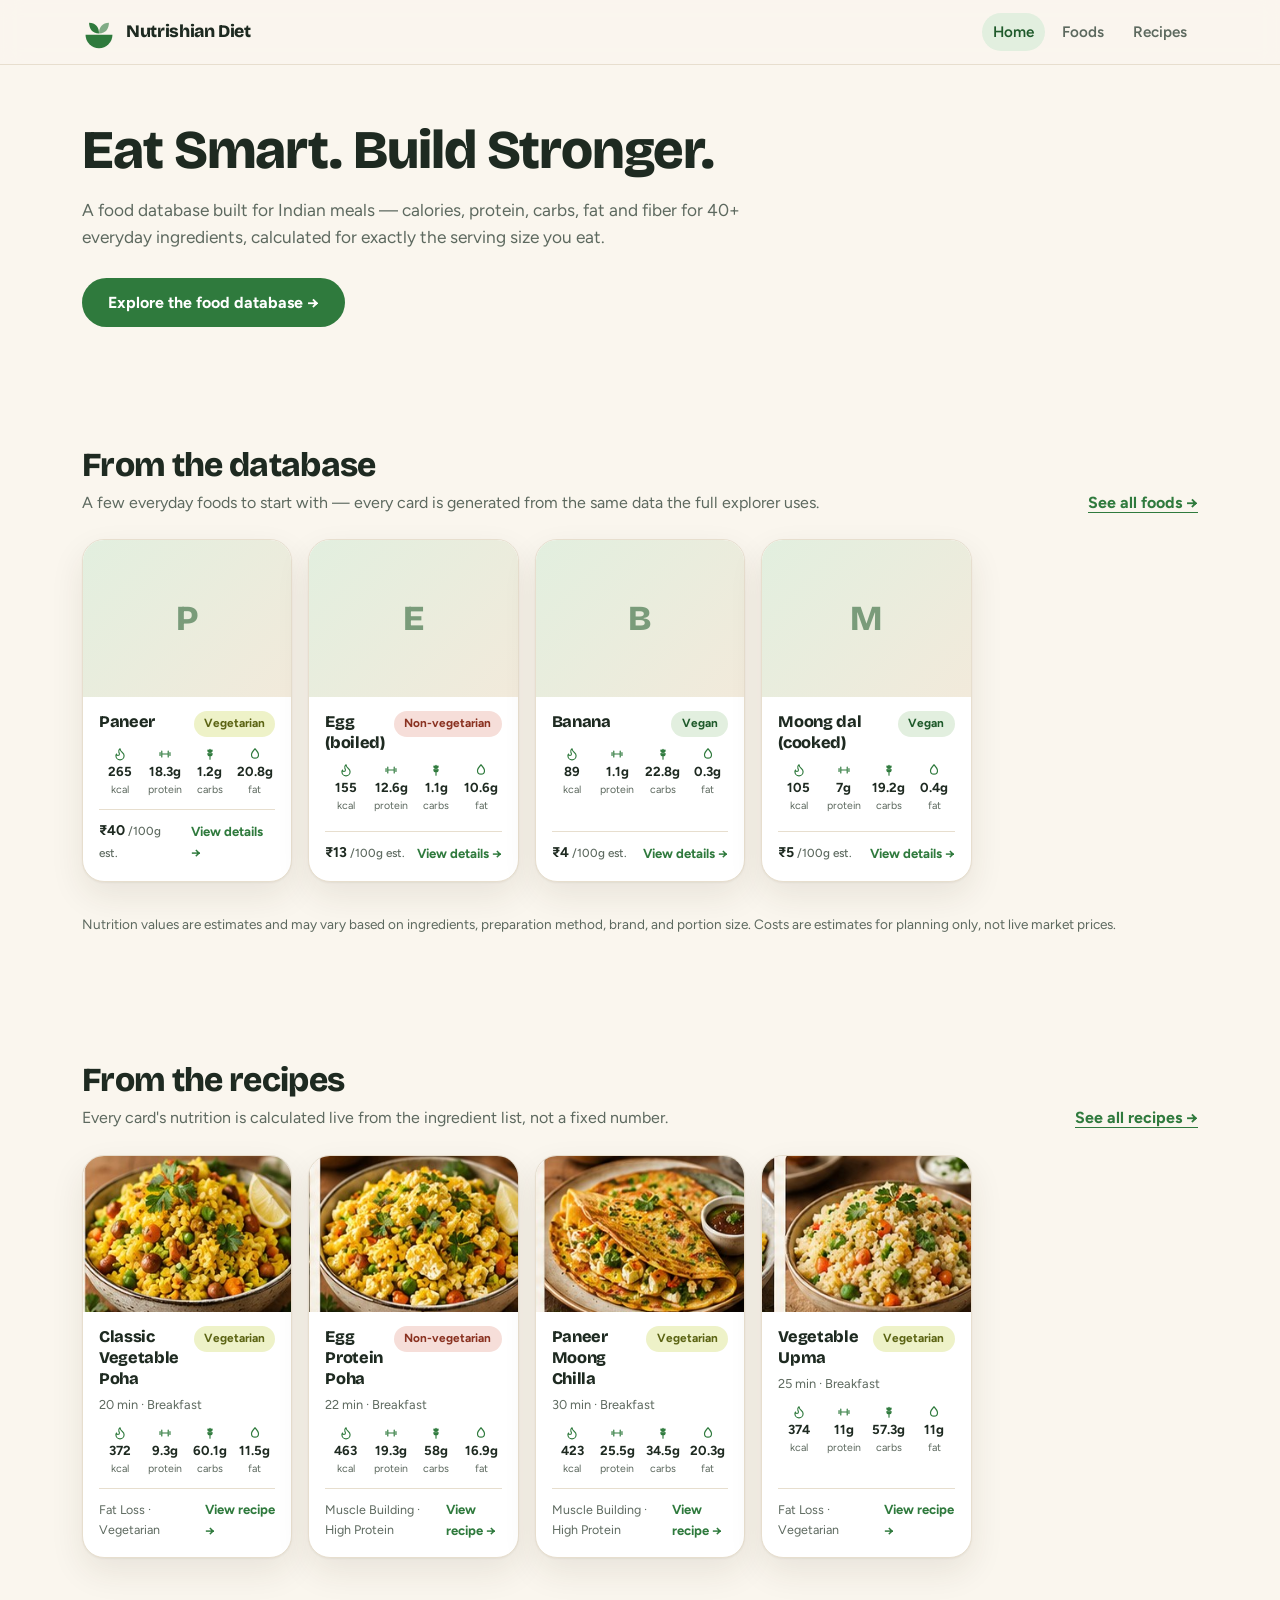
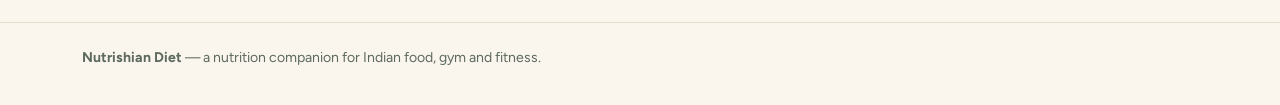
<file: index.html>
<!DOCTYPE html>
<html lang="en">
<head>
<meta charset="utf-8">
<meta name="viewport" content="width=device-width, initial-scale=1, viewport-fit=cover">
<meta name="color-scheme" content="light dark">
<title>Nutrishian Diet | Eat Smart. Build Stronger.</title>
<meta name="description" content="Track calories, protein, carbs, fat and fiber with a database of Indian foods, and calculate nutrition for any serving size.">
<link rel="preconnect" href="https://fonts.googleapis.com">
<link rel="preconnect" href="https://fonts.gstatic.com" crossorigin>
<link rel="stylesheet" href="https://fonts.googleapis.com/css2?family=Bricolage+Grotesque:opsz,wght@12..96,600..800&family=Figtree:wght@400..700&display=swap">
<link rel="stylesheet" href="css/style.css">
</head>
<body>

<header class="site-header">
  <div class="container nav">
    <a class="brand" href="index.html">
      <svg viewBox="0 0 48 48" width="34" height="34" aria-hidden="true">
        <path d="M5 28h38a19 19 0 0 1-38 0z" fill="var(--accent)"/>
        <path d="M24 26C14 26 10 19 10 11c9 0 14 6 14 15z" fill="var(--accent)"/>
        <path d="M24 26c0-9 5-15 14-15 0 8-4 15-14 15z" fill="var(--accent)" opacity=".6"/>
      </svg>
      <b>Nutrishian Diet</b>
    </a>
    <nav class="links" aria-label="Main">
      <a href="index.html" data-nav-link="index.html">Home</a>
      <a href="foods.html" data-nav-link="foods.html">Foods</a>
      <a href="recipes.html" data-nav-link="recipes.html">Recipes</a>
    </nav>
  </div>
</header>

<main>
  <section class="hero container">
    <h1>Eat Smart. Build Stronger.</h1>
    <p class="lead">A food database built for Indian meals — calories, protein, carbs, fat and fiber for 40+ everyday ingredients, calculated for exactly the serving size you eat.</p>
    <div class="cta-row">
      <a class="btn btn-primary" href="foods.html">Explore the food database →</a>
    </div>
  </section>

  <section class="section container" aria-labelledby="teaser-h">
    <div class="sec-head">
      <div>
        <h2 id="teaser-h">From the database</h2>
        <p>A few everyday foods to start with — every card is generated from the same data the full explorer uses.</p>
      </div>
      <a class="text-link" href="foods.html">See all foods →</a>
    </div>
    <ul class="food-grid teaser-grid" id="teaserGrid" aria-label="Featured foods"></ul>
    <p class="disclaimer" style="margin-top:32px">Nutrition values are estimates and may vary based on ingredients, preparation method, brand, and portion size. Costs are estimates for planning only, not live market prices.</p>
  </section>

  <section class="section container" aria-labelledby="recipe-teaser-h">
    <div class="sec-head">
      <div>
        <h2 id="recipe-teaser-h">From the recipes</h2>
        <p>Every card's nutrition is calculated live from the ingredient list, not a fixed number.</p>
      </div>
      <a class="text-link" href="recipes.html">See all recipes →</a>
    </div>
    <ul class="food-grid teaser-grid" id="recipeTeaserGrid" aria-label="Featured recipes"></ul>
  </section>
</main>

<footer class="foot">
  <div class="container">
    <span><b>Nutrishian Diet</b> — a nutrition companion for Indian food, gym and fitness.</span>
  </div>
</footer>

<script src="js/data/foods.js"></script>
<script src="js/data/recipes.js"></script>
<script src="js/utils/formatters.js"></script>
<script src="js/utils/nutrition.js"></script>
<script src="js/utils/foodValidation.js"></script>
<script src="js/components/foodCard.js"></script>
<script src="js/components/recipeCard.js"></script>
<script>
  (function () {
    var picks = ["paneer", "egg", "banana", "moong-dal-cooked"].map(function (id) { return NutriApp.foods[id]; }).filter(Boolean);
    document.getElementById("teaserGrid").innerHTML = picks.map(function (f) { return NutriApp.components.renderFoodCard(f); }).join("");

    var recipePicks = ["classic-vegetable-poha", "egg-protein-poha", "paneer-moong-chilla", "rava-vegetable-upma"]
      .map(function (id) { return NutriApp.recipesById[id]; }).filter(Boolean);
    document.getElementById("recipeTeaserGrid").innerHTML = recipePicks.map(function (r) { return NutriApp.components.renderRecipeCard(r); }).join("");
  })();
</script>
<script src="js/app.js"></script>
</body>
</html>
</file>
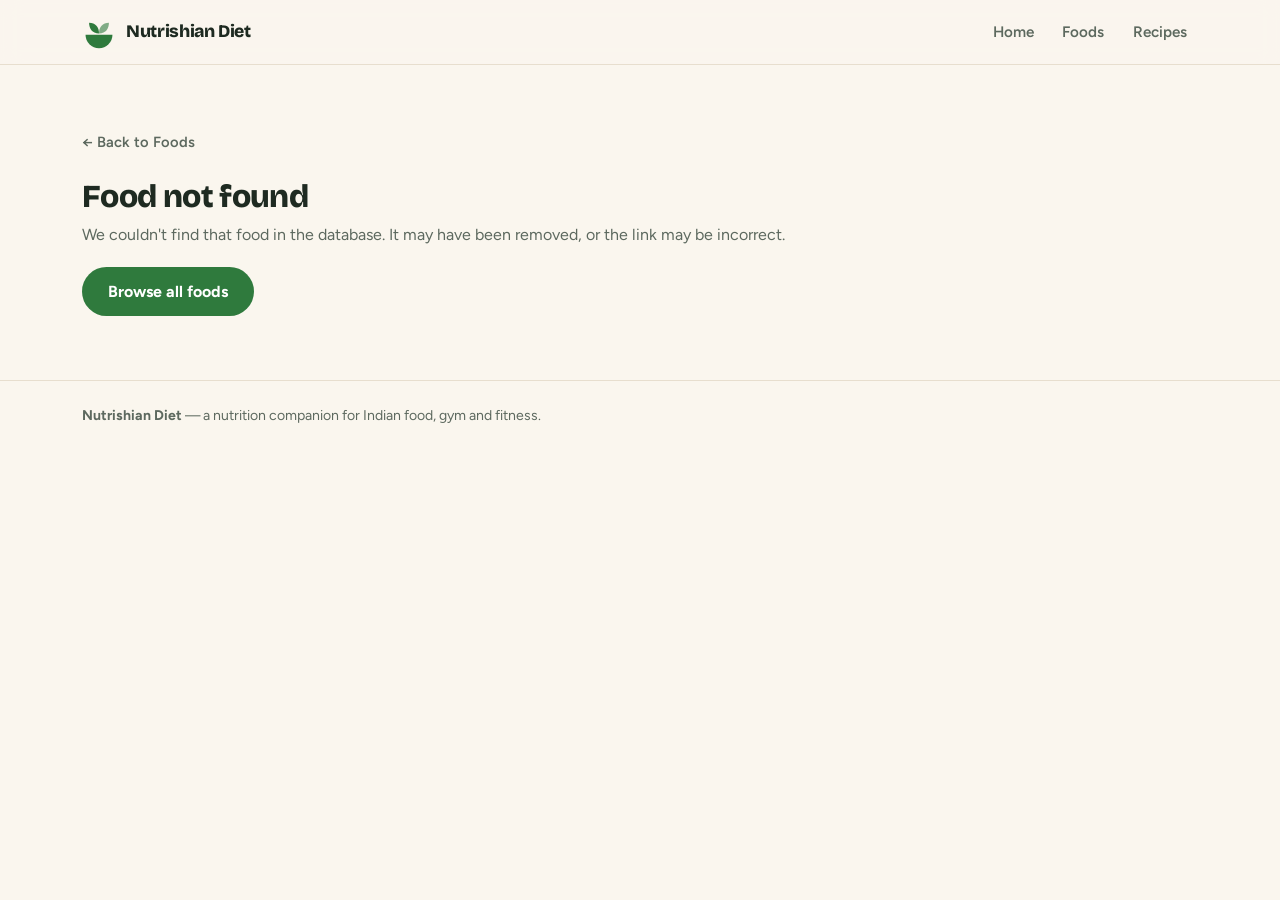
<file: food-detail.html>
<!DOCTYPE html>
<html lang="en">
<head>
<meta charset="utf-8">
<meta name="viewport" content="width=device-width, initial-scale=1, viewport-fit=cover">
<meta name="color-scheme" content="light dark">
<title>Food Detail | Nutrishian Diet</title>
<link rel="preconnect" href="https://fonts.googleapis.com">
<link rel="preconnect" href="https://fonts.gstatic.com" crossorigin>
<link rel="stylesheet" href="https://fonts.googleapis.com/css2?family=Bricolage+Grotesque:opsz,wght@12..96,600..800&family=Figtree:wght@400..700&display=swap">
<link rel="stylesheet" href="css/style.css">
</head>
<body>

<header class="site-header">
  <div class="container nav">
    <a class="brand" href="index.html">
      <svg viewBox="0 0 48 48" width="34" height="34" aria-hidden="true">
        <path d="M5 28h38a19 19 0 0 1-38 0z" fill="var(--accent)"/>
        <path d="M24 26C14 26 10 19 10 11c9 0 14 6 14 15z" fill="var(--accent)"/>
        <path d="M24 26c0-9 5-15 14-15 0 8-4 15-14 15z" fill="var(--accent)" opacity=".6"/>
      </svg>
      <b>Nutrishian Diet</b>
    </a>
    <nav class="links" aria-label="Main">
      <a href="index.html" data-nav-link="index.html">Home</a>
      <a href="foods.html" data-nav-link="foods.html">Foods</a>
      <a href="recipes.html" data-nav-link="recipes.html">Recipes</a>
    </nav>
  </div>
</header>

<main class="section container">
  <a class="back-link" href="foods.html">← Back to Foods</a>

  <div id="notFound" hidden style="margin-top:24px">
    <h1>Food not found</h1>
    <p style="color:var(--muted);margin-top:8px">We couldn't find that food in the database. It may have been removed, or the link may be incorrect.</p>
    <a class="btn btn-primary" style="margin-top:20px" href="foods.html">Browse all foods</a>
  </div>

  <div id="detailContent" hidden style="margin-top:24px">
    <div class="detail-grid">
      <div class="thumb ph detail-photo" aria-hidden="true"><span id="dThumbLetter"></span></div>

      <div>
        <div class="detail-head">
          <h1 id="dName"></h1>
          <span class="pill" id="dDiet"></span>
        </div>
        <p class="detail-meta" id="dCategory"></p>

        <div class="detail-card" style="margin-top:20px">
          <h2 style="font-size:1.05rem">Serving size</h2>
          <div class="stepper" style="margin-top:14px">
            <button type="button" class="step-btn" id="stepDown" aria-label="Decrease quantity">−</button>
            <div class="qbox">
              <input type="number" id="qty" inputmode="decimal" min="0" max="2000" step="1" value="100">
              <span>g</span>
            </div>
            <button type="button" class="step-btn" id="stepUp" aria-label="Increase quantity">+</button>
          </div>
          <input type="range" id="qtyRange" min="10" max="500" step="5" value="100" aria-label="Quantity in grams">
          <p class="unit-note" id="unitNote"></p>
          <div class="chip-group" id="presets" style="margin-top:10px"></div>
        </div>
      </div>
    </div>

    <div class="detail-card" style="margin-top:24px">
      <p class="detail-meta" aria-live="polite">Nutrition for this serving</p>
      <div class="tiles" style="margin-top:12px">
        <div class="tile main">
          <div class="tl">Calories</div>
          <b><span id="nCal">0</span></b>
        </div>
        <div class="tile">
          <div class="tl">Protein</div>
          <b id="nPro">0g</b>
        </div>
        <div class="tile">
          <div class="tl">Carbohydrates</div>
          <b id="nCarb">0g</b>
        </div>
        <div class="tile">
          <div class="tl">Fat</div>
          <b id="nFat">0g</b>
        </div>
        <div class="tile">
          <div class="tl">Fiber</div>
          <b id="nFib">0g</b>
        </div>
      </div>

      <div id="microBox" hidden style="margin-top:6px">
        <p class="detail-meta">Micronutrients</p>
        <ul class="micro-list"></ul>
      </div>

      <div class="cost-line">
        <b id="dCost">₹0</b>
        <small>estimated cost for this serving</small>
      </div>
    </div>

    <p class="disclaimer" style="margin-top:20px">Nutrition values are estimates and may vary based on ingredients, preparation method, brand, and portion size. Costs are estimates for planning only, not live market prices.</p>
  </div>
</main>

<footer class="foot">
  <div class="container">
    <span><b>Nutrishian Diet</b> — a nutrition companion for Indian food, gym and fitness.</span>
  </div>
</footer>

<script src="js/data/foods.js"></script>
<script src="js/data/recipes.js"></script>
<script src="js/utils/formatters.js"></script>
<script src="js/utils/nutrition.js"></script>
<script src="js/utils/foodValidation.js"></script>
<script src="js/pages/foodDetail.js"></script>
<script src="js/app.js"></script>
</body>
</html>
</file>
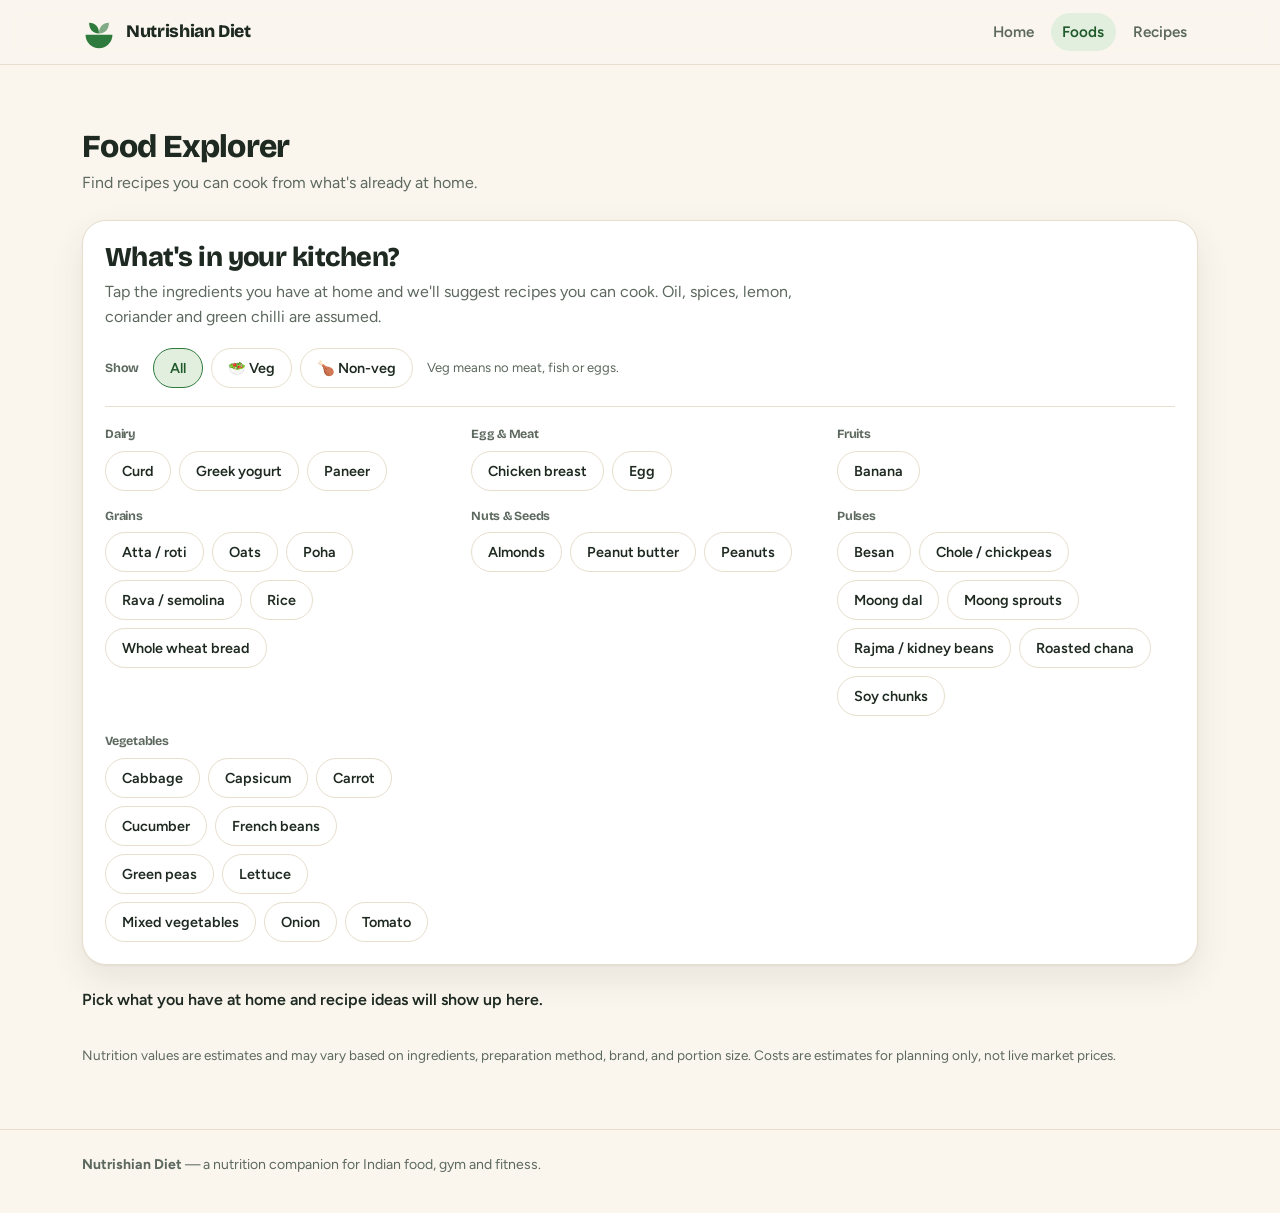
<file: foods.html>
<!DOCTYPE html>
<html lang="en">
<head>
<meta charset="utf-8">
<meta name="viewport" content="width=device-width, initial-scale=1, viewport-fit=cover">
<meta name="color-scheme" content="light dark">
<title>Food Explorer | Nutrishian Diet</title>
<meta name="description" content="Tap the ingredients you have at home and get veg or non-veg recipe ideas you can cook with them.">
<link rel="preconnect" href="https://fonts.googleapis.com">
<link rel="preconnect" href="https://fonts.gstatic.com" crossorigin>
<link rel="stylesheet" href="https://fonts.googleapis.com/css2?family=Bricolage+Grotesque:opsz,wght@12..96,600..800&family=Figtree:wght@400..700&display=swap">
<link rel="stylesheet" href="css/style.css">
</head>
<body>

<header class="site-header">
  <div class="container nav">
    <a class="brand" href="index.html">
      <svg viewBox="0 0 48 48" width="34" height="34" aria-hidden="true">
        <path d="M5 28h38a19 19 0 0 1-38 0z" fill="var(--accent)"/>
        <path d="M24 26C14 26 10 19 10 11c9 0 14 6 14 15z" fill="var(--accent)"/>
        <path d="M24 26c0-9 5-15 14-15 0 8-4 15-14 15z" fill="var(--accent)" opacity=".6"/>
      </svg>
      <b>Nutrishian Diet</b>
    </a>
    <nav class="links" aria-label="Main">
      <a href="index.html" data-nav-link="index.html">Home</a>
      <a href="foods.html" data-nav-link="foods.html">Foods</a>
      <a href="recipes.html" data-nav-link="recipes.html">Recipes</a>
    </nav>
  </div>
</header>

<main class="section container">
  <div class="sec-head">
    <div>
      <h1>Food Explorer</h1>
      <p>Find recipes you can cook from what's already at home.</p>
    </div>
  </div>

  <section aria-labelledby="kitchenTitle">
    <div class="kitchen">
      <div class="kitchen-head">
        <div>
          <h2 id="kitchenTitle">What's in your kitchen?</h2>
          <p>Tap the ingredients you have at home and we'll suggest recipes you can cook. Oil, spices, lemon, coriander and green chilli are assumed.</p>
        </div>
        <button type="button" class="clear-btn" id="kitchenClear" hidden>Clear selection</button>
      </div>
      <div class="kitchen-diet">
        <h3 id="kitchenDietLabel">Show</h3>
        <div class="chip-group" id="kitchenDiet" role="group" aria-labelledby="kitchenDietLabel"></div>
        <p>Veg means no meat, fish or eggs.</p>
      </div>
      <div class="kitchen-picker" id="kitchenPicker"></div>
    </div>

    <p class="kitchen-summary" id="kitchenSummary" aria-live="polite"></p>
    <div id="kitchenReadyBlock" hidden>
      <h3 class="kitchen-sub">Ready to cook</h3>
      <ul class="food-grid" id="kitchenReadyGrid" aria-label="Recipes you can cook now"></ul>
    </div>
    <div id="kitchenAlmostBlock" hidden>
      <h3 class="kitchen-sub">Missing one or two ingredients</h3>
      <ul class="almost-list" id="kitchenAlmostList" aria-label="Recipes missing one or two ingredients"></ul>
    </div>
    <div id="mealDbBlock" hidden>
      <h3 class="kitchen-sub">More ideas from TheMealDB</h3>
      <p class="mealdb-intro">Recipes and photos from <a class="text-link" href="https://www.themealdb.com/" target="_blank" rel="noopener">TheMealDB</a>, a free recipe database. They don't come with nutrition numbers; our own recipes do.</p>
      <p class="mealdb-status" id="mealDbStatus" aria-live="polite"></p>
      <ul class="food-grid" id="mealDbGrid" aria-label="Recipe ideas from TheMealDB"></ul>
    </div>
  </section>

  <p class="disclaimer" style="margin-top:32px">Nutrition values are estimates and may vary based on ingredients, preparation method, brand, and portion size. Costs are estimates for planning only, not live market prices.</p>
</main>

<footer class="foot">
  <div class="container">
    <span><b>Nutrishian Diet</b> — a nutrition companion for Indian food, gym and fitness.</span>
  </div>
</footer>

<script src="js/data/foods.js"></script>
<script src="js/data/recipes.js"></script>
<script src="js/utils/formatters.js"></script>
<script src="js/utils/nutrition.js"></script>
<script src="js/utils/foodValidation.js"></script>
<script src="js/utils/recipeMatch.js"></script>
<script src="js/utils/kitchenStore.js"></script>
<script src="js/services/mealDb.js"></script>
<script src="js/components/foodCard.js"></script>
<script src="js/components/recipeCard.js"></script>
<script src="js/components/mealDbCard.js"></script>
<script src="js/pages/kitchen.js"></script>
<script src="js/app.js"></script>
</body>
</html>
</file>
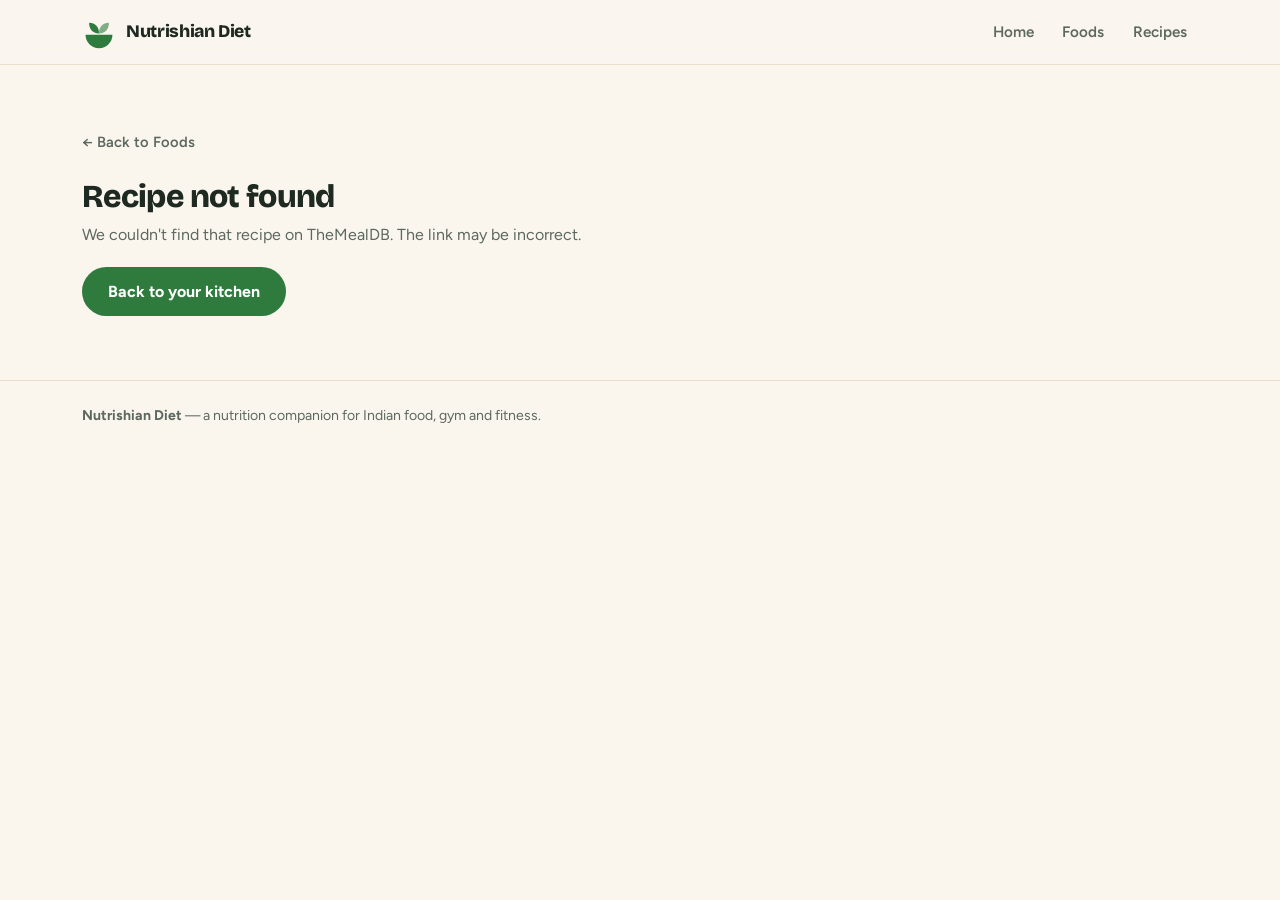
<file: meal.html>
<!DOCTYPE html>
<html lang="en">
<head>
<meta charset="utf-8">
<meta name="viewport" content="width=device-width, initial-scale=1, viewport-fit=cover">
<meta name="color-scheme" content="light dark">
<title>Recipe idea | Nutrishian Diet</title>
<meta name="description" content="A recipe idea from TheMealDB, with the ingredients you already have ticked off.">
<link rel="preconnect" href="https://fonts.googleapis.com">
<link rel="preconnect" href="https://fonts.gstatic.com" crossorigin>
<link rel="stylesheet" href="https://fonts.googleapis.com/css2?family=Bricolage+Grotesque:opsz,wght@12..96,600..800&family=Figtree:wght@400..700&display=swap">
<link rel="stylesheet" href="css/style.css">
</head>
<body>

<header class="site-header">
  <div class="container nav">
    <a class="brand" href="index.html">
      <svg viewBox="0 0 48 48" width="34" height="34" aria-hidden="true">
        <path d="M5 28h38a19 19 0 0 1-38 0z" fill="var(--accent)"/>
        <path d="M24 26C14 26 10 19 10 11c9 0 14 6 14 15z" fill="var(--accent)"/>
        <path d="M24 26c0-9 5-15 14-15 0 8-4 15-14 15z" fill="var(--accent)" opacity=".6"/>
      </svg>
      <b>Nutrishian Diet</b>
    </a>
    <nav class="links" aria-label="Main">
      <a href="index.html" data-nav-link="index.html">Home</a>
      <a href="foods.html" data-nav-link="foods.html">Foods</a>
      <a href="recipes.html" data-nav-link="recipes.html">Recipes</a>
    </nav>
  </div>
</header>

<main class="section container">
  <a class="back-link" href="foods.html">← Back to Foods</a>

  <p id="mealLoading" style="margin-top:24px;color:var(--muted)">Loading recipe from TheMealDB…</p>

  <div id="notFound" hidden style="margin-top:24px">
    <h1 id="notFoundTitle">Recipe not found</h1>
    <p id="notFoundBody" style="color:var(--muted);margin-top:8px">We couldn't find that recipe on TheMealDB. The link may be incorrect.</p>
    <a class="btn btn-primary" style="margin-top:20px" href="foods.html">Back to your kitchen</a>
  </div>

  <div id="detailContent" hidden style="margin-top:24px">
    <div class="recipe-grid-2">
      <div>
        <div class="thumb ph detail-photo" id="mPhoto" aria-hidden="true"></div>
        <ul class="tag-list" id="mTags" aria-label="Tags"></ul>
      </div>

      <div>
        <div class="detail-head">
          <h1 id="mName"></h1>
          <span class="pill" id="mDiet" hidden></span>
        </div>
        <p class="detail-meta" id="mMeta"></p>

        <div class="detail-card mealdb-note" style="margin-top:20px">
          <h2 style="font-size:1.05rem">No nutrition numbers for this one</h2>
          <p>This recipe comes from TheMealDB, a free recipe database. Its ingredients aren't in our food database, so we can't calculate calories, protein or cost for it. For those, pick one of our own recipes.</p>
          <a class="text-link" href="recipes.html">Browse Nutrishian recipes</a>
        </div>

        <div class="mealdb-links" id="mLinks"></div>
      </div>
    </div>

    <div class="detail-card" style="margin-top:24px">
      <h2 style="font-size:1.15rem">Ingredients</h2>
      <p class="detail-meta" id="mHaveNote"></p>
      <ul class="ing-list" id="mIngredients" style="margin-top:14px"></ul>
    </div>

    <div class="detail-card" style="margin-top:24px">
      <h2 style="font-size:1.15rem">How to make it</h2>
      <ol class="steps-list" id="mInstructions" style="margin-top:14px"></ol>
    </div>

    <p class="disclaimer" style="margin-top:20px">Recipe and photo from <a class="text-link" href="https://www.themealdb.com/" target="_blank" rel="noopener">TheMealDB</a>.</p>
  </div>
</main>

<footer class="foot">
  <div class="container">
    <span><b>Nutrishian Diet</b> — a nutrition companion for Indian food, gym and fitness.</span>
  </div>
</footer>

<script src="js/utils/kitchenStore.js"></script>
<script src="js/services/mealDb.js"></script>
<script src="js/pages/mealDetail.js"></script>
<script src="js/app.js"></script>
</body>
</html>
</file>
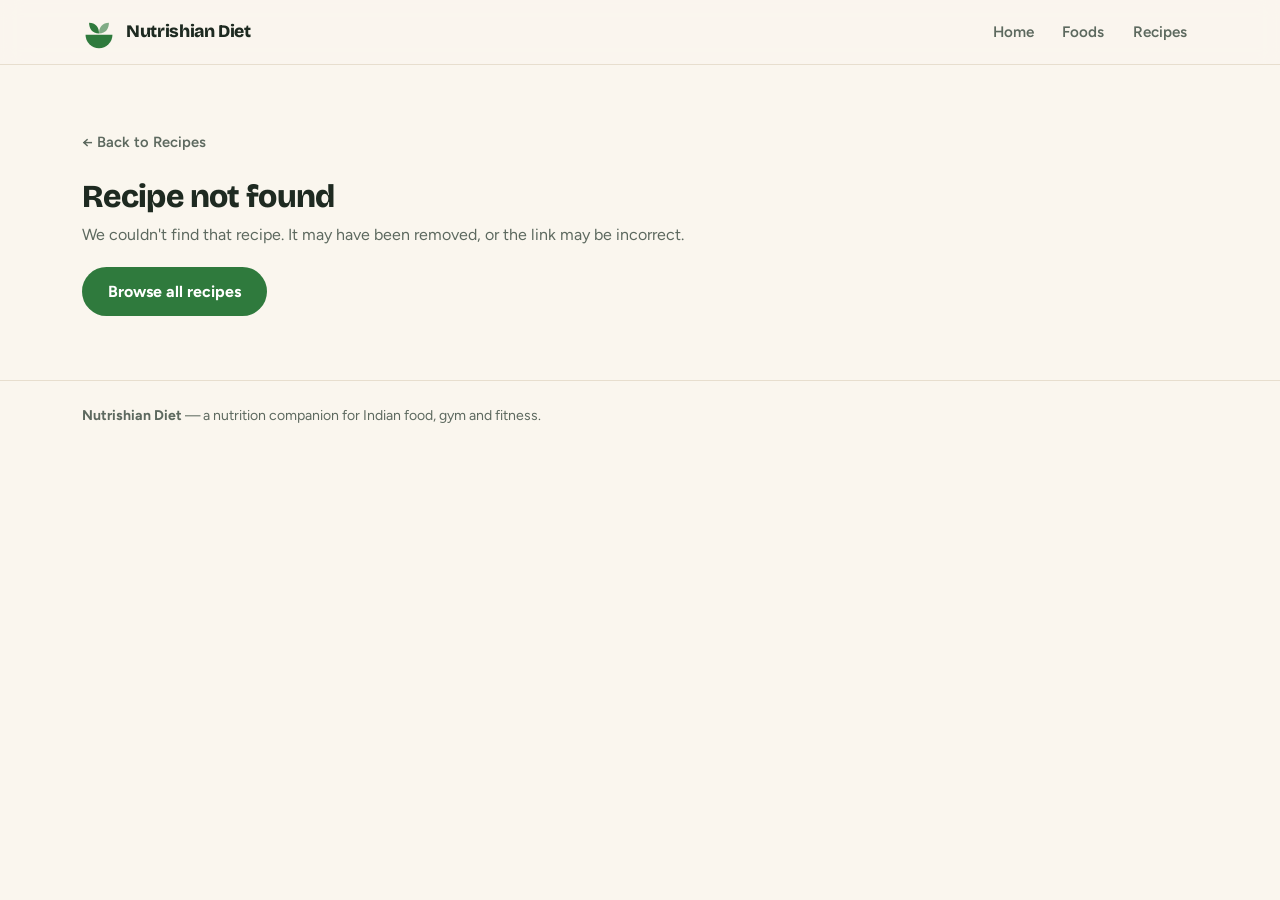
<file: recipe-detail.html>
<!DOCTYPE html>
<html lang="en">
<head>
<meta charset="utf-8">
<meta name="viewport" content="width=device-width, initial-scale=1, viewport-fit=cover">
<meta name="color-scheme" content="light dark">
<title>Recipe | Nutrishian Diet</title>
<link rel="preconnect" href="https://fonts.googleapis.com">
<link rel="preconnect" href="https://fonts.gstatic.com" crossorigin>
<link rel="stylesheet" href="https://fonts.googleapis.com/css2?family=Bricolage+Grotesque:opsz,wght@12..96,600..800&family=Figtree:wght@400..700&display=swap">
<link rel="stylesheet" href="css/style.css">
</head>
<body>

<header class="site-header">
  <div class="container nav">
    <a class="brand" href="index.html">
      <svg viewBox="0 0 48 48" width="34" height="34" aria-hidden="true">
        <path d="M5 28h38a19 19 0 0 1-38 0z" fill="var(--accent)"/>
        <path d="M24 26C14 26 10 19 10 11c9 0 14 6 14 15z" fill="var(--accent)"/>
        <path d="M24 26c0-9 5-15 14-15 0 8-4 15-14 15z" fill="var(--accent)" opacity=".6"/>
      </svg>
      <b>Nutrishian Diet</b>
    </a>
    <nav class="links" aria-label="Main">
      <a href="index.html" data-nav-link="index.html">Home</a>
      <a href="foods.html" data-nav-link="foods.html">Foods</a>
      <a href="recipes.html" data-nav-link="recipes.html">Recipes</a>
    </nav>
  </div>
</header>

<main class="section container">
  <a class="back-link" href="recipes.html">← Back to Recipes</a>

  <div id="notFound" hidden style="margin-top:24px">
    <h1 id="notFoundTitle">Recipe not found</h1>
    <p id="notFoundBody" style="color:var(--muted);margin-top:8px">We couldn't find that recipe. It may have been removed, or the link may be incorrect.</p>
    <a class="btn btn-primary" style="margin-top:20px" href="recipes.html">Browse all recipes</a>
  </div>

  <div id="detailContent" hidden style="margin-top:24px">
    <div class="recipe-grid-2">
      <div>
        <div class="thumb ph detail-photo" id="rPhoto" aria-hidden="true"></div>
        <ul class="tag-list" id="rTags" aria-label="Tags"></ul>
      </div>

      <div>
        <div class="detail-head">
          <h1 id="rName"></h1>
          <span class="pill" id="rDiet"></span>
        </div>
        <p class="detail-meta" id="rMeta"></p>

        <div class="detail-card" style="margin-top:20px">
          <div style="display:flex;align-items:center;justify-content:space-between;gap:12px;flex-wrap:wrap">
            <h2 style="font-size:1.05rem">Servings</h2>
            <div class="servings-row">
              <button type="button" class="step-btn" id="servingsDown" aria-label="Fewer servings">−</button>
              <b id="servingsQty">1</b>
              <button type="button" class="step-btn" id="servingsUp" aria-label="More servings">+</button>
            </div>
          </div>

          <div class="tiles" style="margin-top:16px">
            <div class="tile main">
              <div class="tl">Calories</div>
              <b><span id="nCal">0</span></b>
            </div>
            <div class="tile"><div class="tl">Protein</div><b id="nPro">0g</b></div>
            <div class="tile"><div class="tl">Carbohydrates</div><b id="nCarb">0g</b></div>
            <div class="tile"><div class="tl">Fat</div><b id="nFat">0g</b></div>
            <div class="tile"><div class="tl">Fiber</div><b id="nFib">0g</b></div>
          </div>

          <div class="cost-line">
            <b id="rCost">₹0</b>
            <small>estimated cost for this many servings</small>
          </div>
        </div>
      </div>
    </div>

    <div class="detail-card" style="margin-top:24px">
      <h2 style="font-size:1.15rem">Ingredients</h2>
      <ul class="ing-list" id="rIngredients" style="margin-top:14px"></ul>
    </div>

    <div class="detail-card" style="margin-top:24px">
      <h2 style="font-size:1.15rem">How to make it</h2>
      <ol class="steps-list" id="rInstructions" style="margin-top:14px"></ol>
    </div>

    <p class="disclaimer" style="margin-top:20px">Nutrition values are estimates and may vary based on ingredients, preparation method, brand, and portion size. Costs are estimates for planning only, not live market prices.</p>
  </div>
</main>

<footer class="foot">
  <div class="container">
    <span><b>Nutrishian Diet</b> — a nutrition companion for Indian food, gym and fitness.</span>
  </div>
</footer>

<script src="js/data/foods.js"></script>
<script src="js/data/recipes.js"></script>
<script src="js/utils/formatters.js"></script>
<script src="js/utils/nutrition.js"></script>
<script src="js/utils/foodValidation.js"></script>
<script src="js/pages/recipeDetail.js"></script>
<script src="js/app.js"></script>
</body>
</html>
</file>
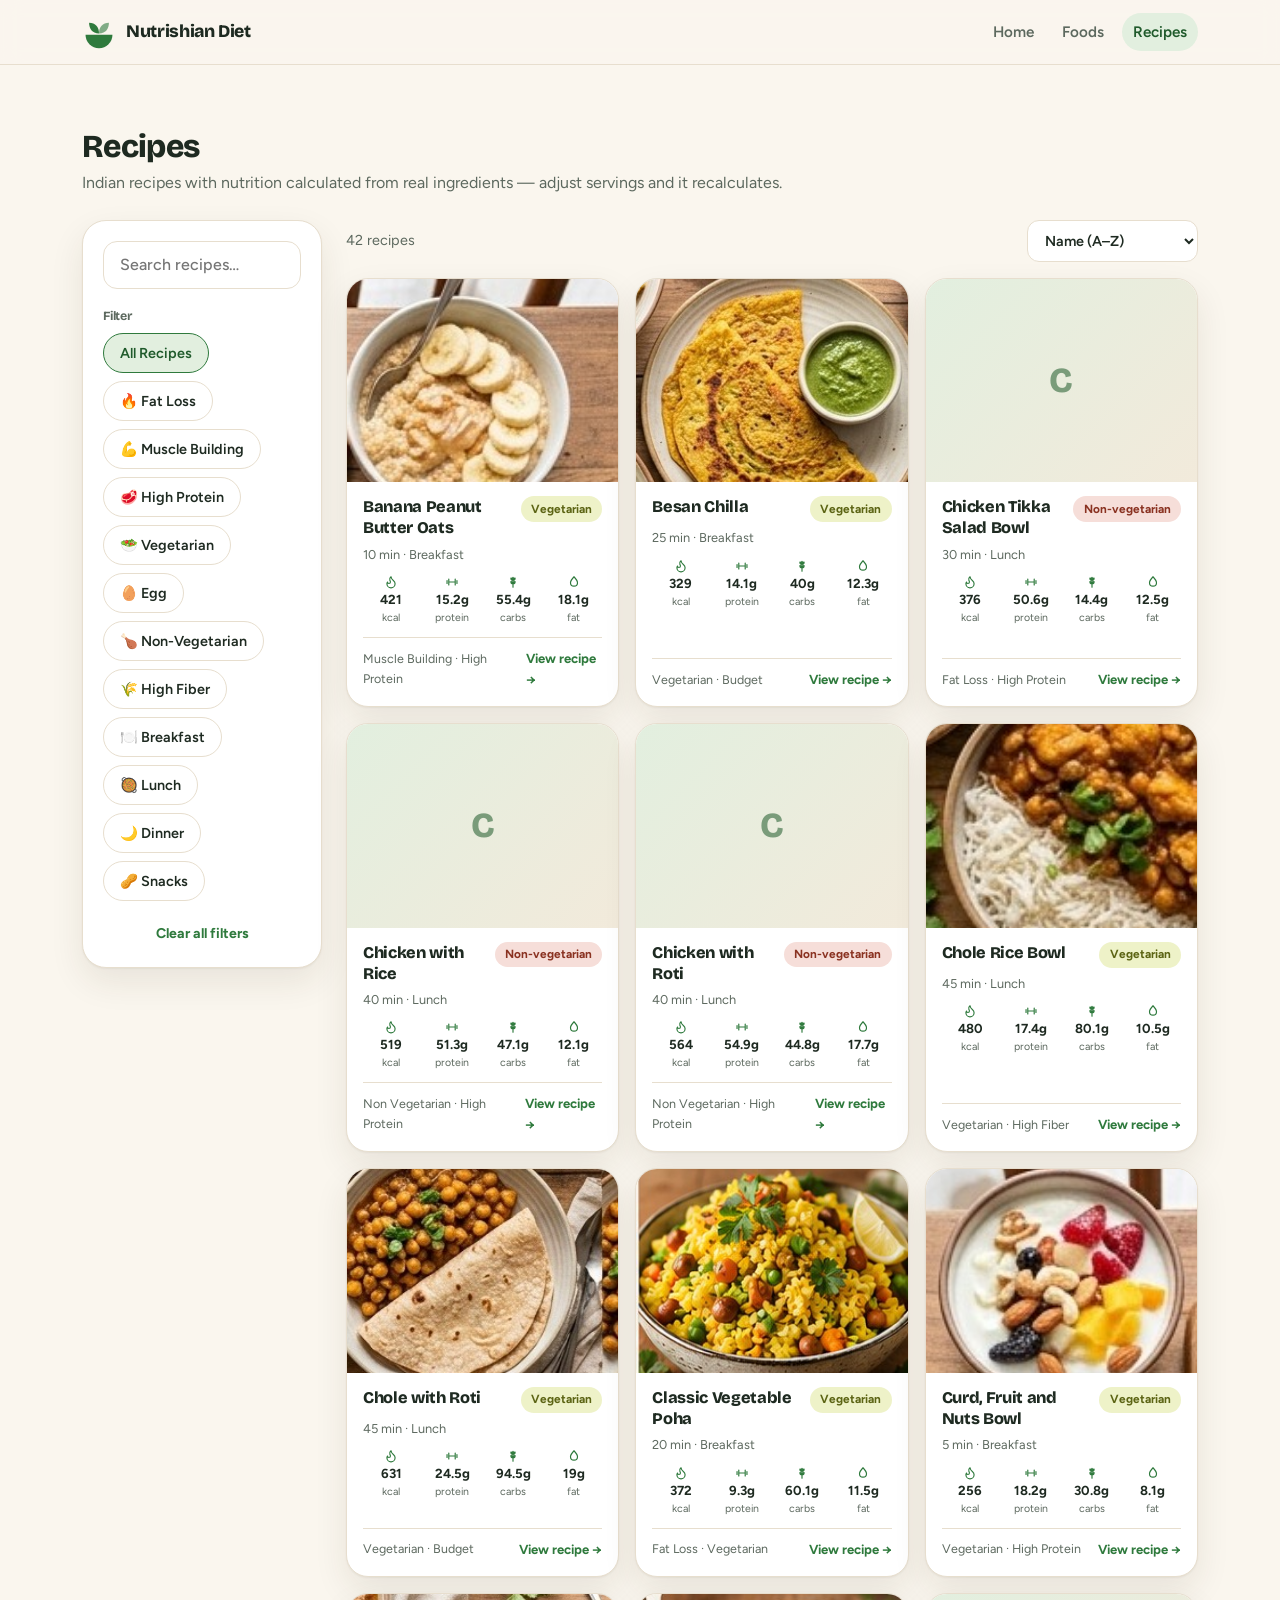
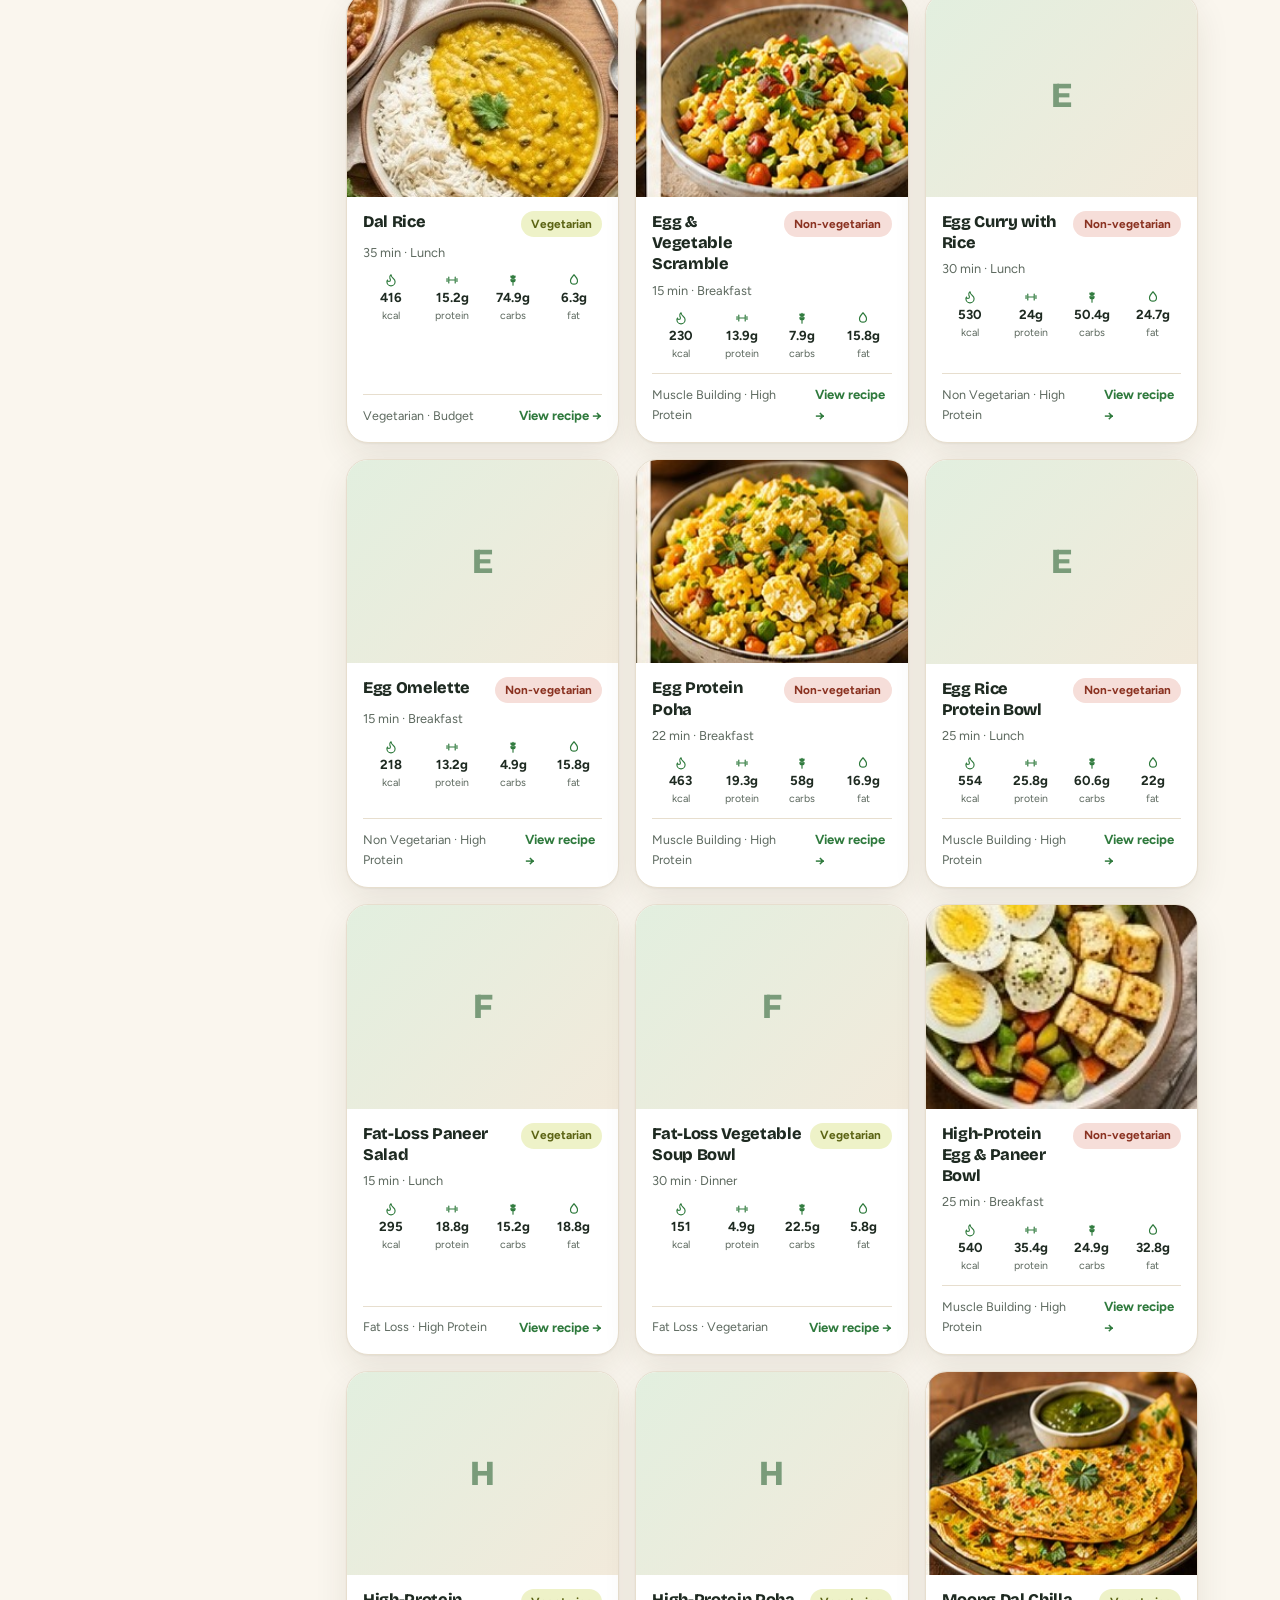
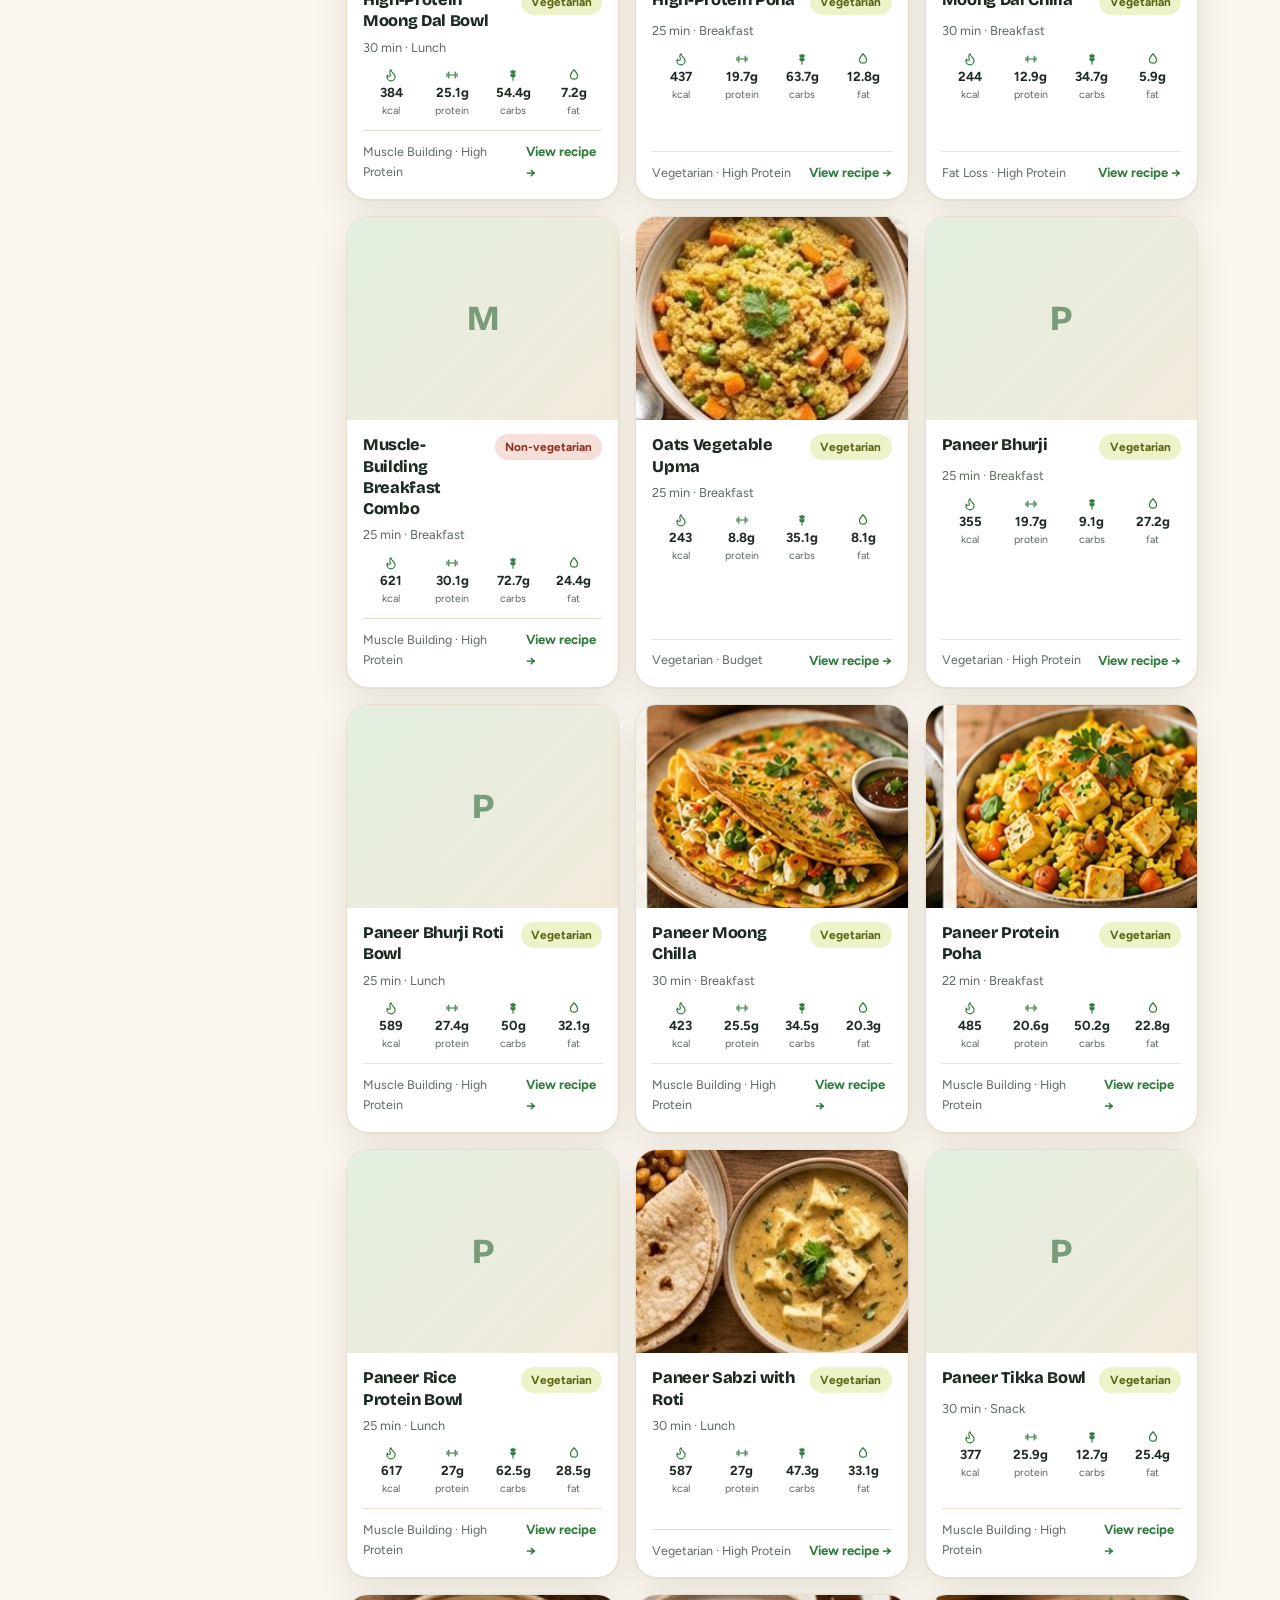
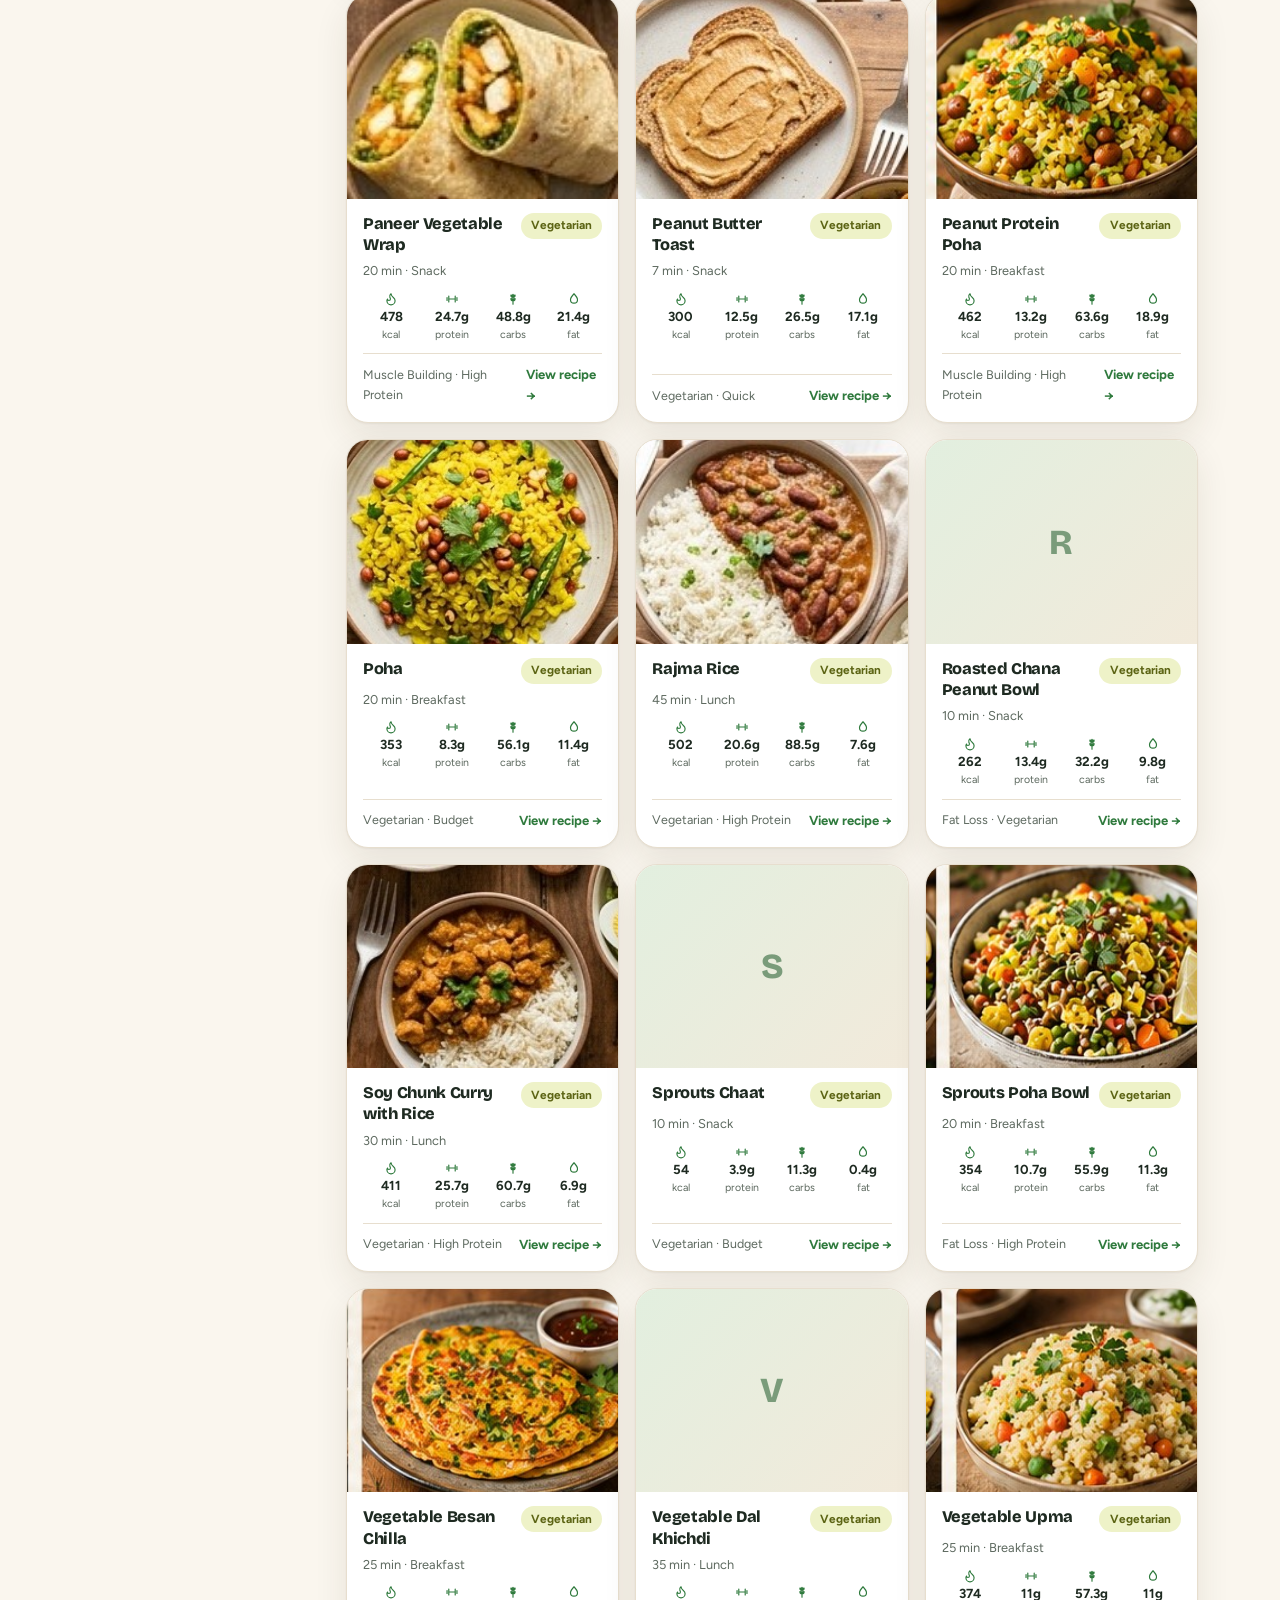
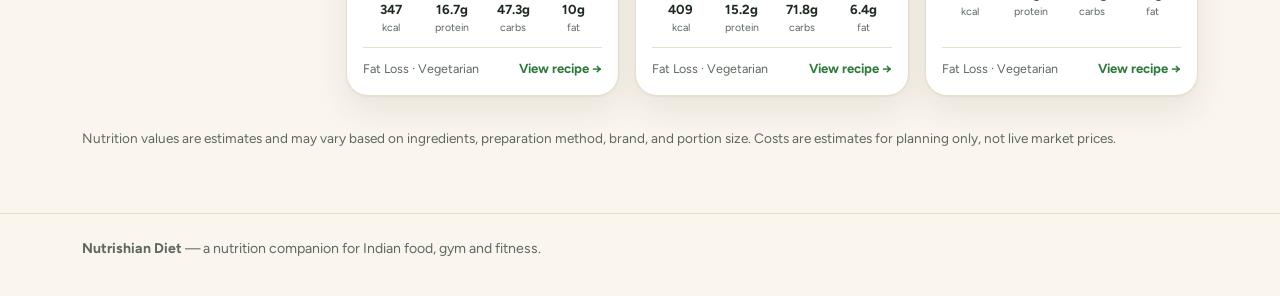
<file: recipes.html>
<!DOCTYPE html>
<html lang="en">
<head>
<meta charset="utf-8">
<meta name="viewport" content="width=device-width, initial-scale=1, viewport-fit=cover">
<meta name="color-scheme" content="light dark">
<title>Recipes | Nutrishian Diet</title>
<meta name="description" content="Indian recipes with nutrition calculated from real ingredients — filter by meal, diet and goal.">
<link rel="preconnect" href="https://fonts.googleapis.com">
<link rel="preconnect" href="https://fonts.gstatic.com" crossorigin>
<link rel="stylesheet" href="https://fonts.googleapis.com/css2?family=Bricolage+Grotesque:opsz,wght@12..96,600..800&family=Figtree:wght@400..700&display=swap">
<link rel="stylesheet" href="css/style.css">
</head>
<body>

<header class="site-header">
  <div class="container nav">
    <a class="brand" href="index.html">
      <svg viewBox="0 0 48 48" width="34" height="34" aria-hidden="true">
        <path d="M5 28h38a19 19 0 0 1-38 0z" fill="var(--accent)"/>
        <path d="M24 26C14 26 10 19 10 11c9 0 14 6 14 15z" fill="var(--accent)"/>
        <path d="M24 26c0-9 5-15 14-15 0 8-4 15-14 15z" fill="var(--accent)" opacity=".6"/>
      </svg>
      <b>Nutrishian Diet</b>
    </a>
    <nav class="links" aria-label="Main">
      <a href="index.html" data-nav-link="index.html">Home</a>
      <a href="foods.html" data-nav-link="foods.html">Foods</a>
      <a href="recipes.html" data-nav-link="recipes.html">Recipes</a>
    </nav>
  </div>
</header>

<main class="section container">
  <div class="sec-head">
    <div>
      <h1>Recipes</h1>
      <p>Indian recipes with nutrition calculated from real ingredients — adjust servings and it recalculates.</p>
    </div>
  </div>

  <div class="explorer">
    <aside class="filters" aria-label="Filters">
      <div class="search-row">
        <label class="visually-hidden" for="recipeSearch">Search recipes</label>
        <input type="search" id="recipeSearch" placeholder="Search recipes&hellip;" autocomplete="off">
      </div>
      <div>
        <h3 id="filterLabel">Filter</h3>
        <div class="chip-group" id="filterChips" role="group" aria-labelledby="filterLabel"></div>
      </div>
      <button type="button" class="clear-btn" id="clearFilters">Clear all filters</button>
    </aside>

    <div>
      <div class="results-bar">
        <span class="result-count" id="resultCount" aria-live="polite"></span>
        <label>
          <span class="visually-hidden">Sort by</span>
          <select id="sortSelect">
            <option value="name">Name (A–Z)</option>
            <option value="protein">Highest protein</option>
            <option value="calories">Lowest calories</option>
            <option value="cost">Lowest cost</option>
            <option value="time">Quickest</option>
          </select>
        </label>
      </div>

      <ul class="food-grid" id="recipeGrid" aria-label="Recipes"></ul>

      <div class="empty-state" id="emptyState" hidden>
        <h3>No recipes found</h3>
        <p>Try a different search term, or clear your filters.</p>
        <button type="button" class="btn btn-ghost btn-sm" id="emptyClearFilters">Clear all filters</button>
      </div>
    </div>
  </div>

  <p class="disclaimer" style="margin-top:32px">Nutrition values are estimates and may vary based on ingredients, preparation method, brand, and portion size. Costs are estimates for planning only, not live market prices.</p>
</main>

<footer class="foot">
  <div class="container">
    <span><b>Nutrishian Diet</b> — a nutrition companion for Indian food, gym and fitness.</span>
  </div>
</footer>

<style>.visually-hidden{position:absolute;width:1px;height:1px;padding:0;margin:-1px;overflow:hidden;clip:rect(0,0,0,0);white-space:nowrap;border:0}</style>

<script src="js/data/foods.js"></script>
<script src="js/data/recipes.js"></script>
<script src="js/utils/formatters.js"></script>
<script src="js/utils/nutrition.js"></script>
<script src="js/utils/foodValidation.js"></script>
<script src="js/components/foodCard.js"></script>
<script src="js/components/recipeCard.js"></script>
<script src="js/pages/recipes.js"></script>
<script src="js/app.js"></script>
</body>
</html>
</file>
<file: css/style.css>
/*
  css/style.css
  Nutrishian Diet — shared styles for every page.

  Tokens reuse the palette already established for this brand (warm cream,
  fresh green accent, Bricolage Grotesque + Figtree) so the real app matches
  the approved hero design rather than starting a new look from scratch.
*/

:root {
  --bg: #faf6ee;
  --surface: #ffffff;
  --surface-2: #f2eadb;
  --ink: #1e2a21;
  --muted: #5d695f;
  --line: #e7dece;
  --accent: #2f7a3d;
  --accent-hover: #25652f;
  --accent-ink: #ffffff;
  --accent-soft: #e2efdf;
  --on-soft: #1f5a2b;
  --warn: #b3261e;
  --track: #e9e1d1;
  --shadow: 0 1px 2px rgba(60, 45, 20, .06), 0 14px 34px rgba(60, 45, 20, .09);
  color-scheme: light;
  box-sizing: border-box;
  padding-top: env(safe-area-inset-top, 0px);
  padding-bottom: env(safe-area-inset-bottom, 0px);
}
@media (prefers-color-scheme: dark) {
  :root:not([data-theme="light"]) {
    --bg: #131a15; --surface: #1b241d; --surface-2: #222d24; --ink: #f1ece2; --muted: #a7b2a9;
    --line: #2c382f; --accent: #62b774; --accent-hover: #7cc98c; --accent-ink: #0e1a11;
    --accent-soft: #213826; --on-soft: #a6e2b2; --warn: #ff8a80; --track: #2d3a30;
    --shadow: 0 1px 2px rgba(0,0,0,.3), 0 14px 34px rgba(0,0,0,.38); color-scheme: dark;
  }
}
:root[data-theme="dark"] {
  --bg: #131a15; --surface: #1b241d; --surface-2: #222d24; --ink: #f1ece2; --muted: #a7b2a9;
  --line: #2c382f; --accent: #62b774; --accent-hover: #7cc98c; --accent-ink: #0e1a11;
  --accent-soft: #213826; --on-soft: #a6e2b2; --warn: #ff8a80; --track: #2d3a30;
  --shadow: 0 1px 2px rgba(0,0,0,.3), 0 14px 34px rgba(0,0,0,.38); color-scheme: dark;
}

*, *::before, *::after { box-sizing: border-box; }
html { background: var(--bg); scroll-behavior: smooth; -webkit-text-size-adjust: 100%; }
body {
  margin: 0; background: var(--bg); color: var(--ink);
  font: 400 1rem/1.6 "Figtree", system-ui, -apple-system, "Segoe UI", Roboto, Helvetica, Arial, sans-serif;
  -webkit-font-smoothing: antialiased;
}
img, svg { max-width: 100%; }
a { color: inherit; }
p { margin: 0; }
h1, h2, h3, h4 {
  font-family: "Bricolage Grotesque", "Figtree", system-ui, sans-serif;
  margin: 0; letter-spacing: -.02em; line-height: 1.1; font-weight: 800;
}
:focus-visible { outline: 3px solid var(--accent); outline-offset: 3px; border-radius: 8px; }
.container { width: 100%; max-width: 1180px; margin-inline: auto; padding-inline: 20px; }
@media (min-width: 760px) { .container { padding-inline: 32px; } }
.section { padding-block: clamp(32px, 6vw, 64px); }
.i { flex: none; display: block; }
[hidden] { display: none !important; }

/* buttons */
.btn {
  display: inline-flex; align-items: center; justify-content: center; gap: .5rem;
  min-height: 46px; padding: .8rem 1.5rem; border-radius: 999px; border: 2px solid transparent;
  font: 700 1rem/1.2 "Figtree", system-ui, sans-serif; text-decoration: none; cursor: pointer;
  transition: background-color .15s, color .15s, border-color .15s;
}
.btn-primary { background: var(--accent); color: var(--accent-ink); }
.btn-primary:hover { background: var(--accent-hover); }
.btn-ghost { border-color: var(--accent); color: var(--accent); background: transparent; }
.btn-ghost:hover { background: var(--accent-soft); }
.btn-sm { min-height: 40px; padding: .55rem 1.1rem; font-size: .92rem; }
.text-link { font-weight: 700; color: var(--accent); text-decoration: underline; text-underline-offset: 4px; }
.text-link:hover { color: var(--accent-hover); }

/* header */
.site-header { position: sticky; top: env(safe-area-inset-top, 0px); z-index: 20; background: var(--bg); border-bottom: 1px solid var(--line); }
@supports (background: color-mix(in srgb, red 50%, blue)) {
  .site-header { background: color-mix(in srgb, var(--bg) 90%, transparent); -webkit-backdrop-filter: blur(10px); backdrop-filter: blur(10px); }
}
.nav { display: flex; align-items: center; justify-content: space-between; gap: 16px; height: 64px; flex-wrap: wrap; }
.brand { display: flex; align-items: center; gap: 10px; text-decoration: none; }
.brand b { font-family: "Bricolage Grotesque", "Figtree", sans-serif; font-size: 1.1rem; font-weight: 800; letter-spacing: -.02em; }
.links { display: flex; gap: 6px; flex-wrap: wrap; }
.links a { text-decoration: none; color: var(--muted); font-weight: 600; padding: .4rem .7rem; border-radius: 999px; font-size: .95rem; }
.links a:hover { color: var(--ink); }
.links a[aria-current] { color: var(--on-soft); background: var(--accent-soft); }

/* hero (index) */
.hero { padding-block: clamp(28px, 6vw, 56px); }
.hero h1 { font-size: clamp(2.1rem, 6vw, 3.4rem); text-wrap: balance; }
.hero .lead { margin-top: 16px; max-width: 42rem; color: var(--muted); font-size: 1.08rem; }
.hero .cta-row { display: flex; flex-wrap: wrap; gap: 12px; margin-top: 26px; }
.disclaimer { color: var(--muted); font-size: .85rem; line-height: 1.5; }

/* section heads */
.sec-head { display: flex; flex-wrap: wrap; align-items: flex-end; justify-content: space-between; gap: 14px; margin-bottom: 24px; }
.sec-head h2 { font-size: clamp(1.5rem, 3.6vw, 2.1rem); }
.sec-head p { color: var(--muted); margin-top: 6px; }

/* pills (diet type) */
.pill { display: inline-flex; align-items: center; padding: .22rem .65rem; border-radius: 999px; font-size: .74rem; font-weight: 700; white-space: nowrap; }
.pill-vegan { background: var(--accent-soft); color: var(--on-soft); }
.pill-vegetarian { background: #eef2c8; color: #5c6414; }
.pill-non-vegetarian { background: #f6ded9; color: #8a3221; }
@media (prefers-color-scheme: dark) {
  :root:not([data-theme="light"]) .pill-vegetarian { background: #3a3d14; color: #dde6a0; }
  :root:not([data-theme="light"]) .pill-non-vegetarian { background: #4a251d; color: #f0b8a8; }
}
:root[data-theme="dark"] .pill-vegetarian { background: #3a3d14; color: #dde6a0; }
:root[data-theme="dark"] .pill-non-vegetarian { background: #4a251d; color: #f0b8a8; }

/* chips (filters) */
.chip-group { display: flex; flex-wrap: wrap; gap: 8px; }
.chip {
  min-height: 40px; padding: .45rem 1rem; border-radius: 999px; border: 1.5px solid var(--line);
  background: var(--surface); color: var(--ink); font: 600 .9rem "Figtree", sans-serif; cursor: pointer;
}
.chip:hover { border-color: var(--accent); }
.chip[aria-pressed="true"] { background: var(--accent-soft); border-color: var(--accent); color: var(--on-soft); }

/* filters layout */
.explorer { display: grid; gap: 24px; }
@media (min-width: 900px) { .explorer { grid-template-columns: 240px 1fr; align-items: start; } }
.filters { display: grid; gap: 20px; background: var(--surface); border: 1px solid var(--line); border-radius: 24px; padding: 20px; box-shadow: var(--shadow); }
.filters h3 { font-size: .78rem; text-transform: none; color: var(--muted); font-weight: 700; margin-bottom: 10px; }
.search-row { position: relative; }
.search-row input { width: 100%; min-height: 48px; padding: .7rem 1rem; border-radius: 14px; border: 1.5px solid var(--line); background: var(--surface); color: var(--ink); font: 500 1rem "Figtree", sans-serif; }
.search-row input:focus-visible { outline: 3px solid var(--accent); outline-offset: 1px; }
.results-bar { display: flex; align-items: center; justify-content: space-between; gap: 12px; flex-wrap: wrap; margin-bottom: 16px; }
.results-bar select { min-height: 42px; padding: .4rem 2rem .4rem .8rem; border-radius: 12px; border: 1.5px solid var(--line); background: var(--surface); color: var(--ink); font: 600 .9rem "Figtree", sans-serif; }
.result-count { color: var(--muted); font-size: .9rem; }
.clear-btn { background: none; border: none; color: var(--accent); font: 700 .88rem "Figtree", sans-serif; cursor: pointer; padding: .3rem; }
.clear-btn:hover { text-decoration: underline; }

/* food grid + cards */
.food-grid { display: grid; gap: 16px; grid-template-columns: repeat(auto-fill, minmax(220px, 1fr)); margin: 0; padding: 0; }
.food-card { list-style: none; }
.fc-link { display: flex; flex-direction: column; height: 100%; text-decoration: none; color: inherit; background: var(--surface); border: 1px solid var(--line); border-radius: 22px; overflow: hidden; box-shadow: var(--shadow); transition: transform .15s, border-color .15s; }
.fc-link:hover { border-color: var(--accent); transform: translateY(-2px); }
.thumb.ph { aspect-ratio: 4/3; display: grid; place-items: center; background: linear-gradient(135deg, var(--accent-soft), var(--surface-2)); }
.thumb.ph span { font: 800 2.2rem/1 "Bricolage Grotesque", sans-serif; color: var(--on-soft); opacity: .55; }
img.thumb { aspect-ratio: 4/3; width: 100%; height: auto; flex: none; object-fit: cover; display: block; background: var(--surface-2); }
.rc-meta { color: var(--muted); font-size: .8rem; margin-top: -4px; }
.rc-tags { color: var(--muted); font-size: .78rem; }
.fc-body { padding: 14px 16px 16px; display: flex; flex-direction: column; gap: 10px; flex: 1; }
.fc-top { display: flex; align-items: flex-start; justify-content: space-between; gap: 8px; }
.fc-top h3 { font-size: 1.02rem; line-height: 1.3; }
.fc-stats { list-style: none; margin: 0; padding: 0; display: grid; grid-template-columns: repeat(4, 1fr); gap: 4px; }
.teaser-grid { margin: 0; padding: 0; }
.fc-stats li { display: flex; flex-direction: column; align-items: center; gap: 3px; text-align: center; color: var(--muted); }
.fc-stats .i { color: var(--accent); }
.fc-stats b { color: var(--ink); font: 700 .82rem "Figtree", sans-serif; }
.fc-stats span { font-size: .66rem; }
.fc-foot { margin-top: auto; display: flex; align-items: center; justify-content: space-between; gap: 8px; padding-top: 10px; border-top: 1px solid var(--line); }
.fc-cost { font-weight: 700; font-size: .88rem; }
.fc-cost small { font-weight: 500; color: var(--muted); }
.fc-view { font-size: .82rem; font-weight: 700; color: var(--accent); }

/* kitchen matcher (foods page) */
.kitchen { background: var(--surface); border: 1px solid var(--line); border-radius: 24px; padding: 22px; box-shadow: var(--shadow); }
.kitchen-head { display: flex; flex-wrap: wrap; align-items: flex-start; justify-content: space-between; gap: 12px; }
.kitchen-head h2 { font-size: clamp(1.3rem, 3vw, 1.7rem); }
.kitchen-head p { color: var(--muted); margin-top: 6px; max-width: 44rem; }
.kitchen-picker { display: grid; gap: 18px 28px; margin-top: 20px; grid-template-columns: repeat(auto-fill, minmax(min(100%, 280px), 1fr)); }
.kitchen-picker h3 { font-size: .78rem; color: var(--muted); font-weight: 700; margin-bottom: 10px; }
.kitchen-diet { display: flex; flex-wrap: wrap; align-items: center; gap: 8px 14px; margin-top: 18px; padding-bottom: 18px; border-bottom: 1px solid var(--line); }
.kitchen-diet h3 { font-size: .78rem; color: var(--muted); font-weight: 700; }
.kitchen-diet p { color: var(--muted); font-size: .82rem; }
.kitchen-summary { margin-top: 22px; font-weight: 600; }
.kitchen-sub { font-size: 1.1rem; margin: 22px 0 12px; }
.almost-list { list-style: none; margin: 0; padding: 0; display: grid; gap: 8px; grid-template-columns: repeat(auto-fill, minmax(min(100%, 300px), 1fr)); }
.almost-list a { display: flex; flex-direction: column; gap: 2px; height: 100%; padding: 12px 16px; border-radius: 16px; background: var(--surface); border: 1px solid var(--line); text-decoration: none; transition: border-color .15s; }
.almost-list a:hover { border-color: var(--accent); }
.almost-list .need { font-size: .88rem; font-weight: 600; color: var(--on-soft); }
.almost-list small { color: var(--muted); font-size: .8rem; }

/* TheMealDB ideas (foods page) + meal.html */
.mealdb-intro { color: var(--muted); font-size: .9rem; margin: -4px 0 6px; max-width: 46rem; }
.mealdb-status { color: var(--muted); font-size: .88rem; margin-bottom: 14px; }
.mealdb-note p { color: var(--muted); font-size: .92rem; margin: 8px 0 12px; }
.mealdb-links { display: flex; flex-wrap: wrap; gap: 10px; margin-top: 16px; }
.ing-list li.have { background: var(--accent-soft); color: var(--on-soft); }
.have-tag { display: block; font-size: .74rem; font-weight: 700; }

/* empty state */
.empty-state { text-align: center; padding: 48px 20px; color: var(--muted); background: var(--surface); border: 1px dashed var(--line); border-radius: 24px; }
.empty-state h3 { color: var(--ink); margin-bottom: 8px; }
.empty-state .btn { margin-top: 16px; }

/* stepper (food detail) */
.stepper { display: flex; align-items: center; gap: 10px; }
.step-btn { flex: none; width: 46px; height: 46px; border-radius: 50%; border: 1.5px solid var(--line); background: var(--surface); color: var(--ink); font: 700 1.3rem/1 "Figtree", sans-serif; cursor: pointer; }
.step-btn:hover { border-color: var(--accent); color: var(--accent); }
.qbox { position: relative; flex: 1; max-width: 160px; }
.qbox input { width: 100%; text-align: center; font-weight: 800; font-size: 1.2rem; min-height: 46px; padding-right: 2.1rem; border-radius: 14px; border: 1.5px solid var(--line); background: var(--surface); color: var(--ink); }
.qbox span { position: absolute; right: .9rem; top: 50%; transform: translateY(-50%); color: var(--muted); font-weight: 700; }
input[type="range"] { width: 100%; accent-color: var(--accent); margin-top: 8px; }
.unit-note { color: var(--muted); font-size: .88rem; min-height: 1.3em; }

/* nutrition tiles (food detail) */
.tiles { display: grid; grid-template-columns: repeat(2, 1fr); gap: 12px; }
@media (min-width: 480px) { .tiles { grid-template-columns: repeat(3, 1fr); } }
.tile { padding: 16px; border-radius: 20px; background: var(--surface-2); }
.tile.main { grid-column: 1 / -1; background: var(--accent-soft); }
@media (min-width: 480px) { .tile.main { grid-column: span 1; } }
.tile .tl { display: flex; align-items: center; gap: 8px; color: var(--muted); font-weight: 600; font-size: .85rem; }
.tile.main .tl { color: var(--on-soft); }
.tile .i { color: var(--accent); }
.tile b { display: block; margin-top: 8px; font: 800 1.5rem/1 "Bricolage Grotesque", sans-serif; }
.tile.main b { font-size: 2rem; }

/* detail page layout */
.detail-grid { display: grid; gap: 28px; }
@media (min-width: 860px) { .detail-grid { grid-template-columns: 1fr 1.2fr; align-items: start; } }
.thumb.detail-photo { aspect-ratio: 1/1; border-radius: 28px; }
.detail-head { display: flex; flex-wrap: wrap; align-items: center; gap: 10px; }
.detail-head h1 { font-size: clamp(1.6rem, 4vw, 2.2rem); }
.detail-meta { color: var(--muted); font-size: .92rem; margin-top: 4px; }
.detail-card { background: var(--surface); border: 1px solid var(--line); border-radius: 24px; padding: 22px; box-shadow: var(--shadow); }
.micro-list { list-style: none; margin: 10px 0 0; padding: 0; display: flex; gap: 20px; }
.micro-list li { display: flex; flex-direction: column; gap: 2px; font-size: .85rem; color: var(--muted); }
.micro-list b { color: var(--ink); font-size: 1rem; }
.cost-line { display: flex; align-items: baseline; gap: 6px; margin-top: 14px; font-size: .95rem; }
.cost-line b { font-size: 1.3rem; font-family: "Bricolage Grotesque", sans-serif; }
.cost-line small { color: var(--muted); }
.back-link { display: inline-flex; align-items: center; gap: 6px; color: var(--muted); text-decoration: none; font-weight: 600; font-size: .92rem; }
.back-link:hover { color: var(--ink); }

/* recipe detail extras */
.tag-list { list-style: none; margin: 10px 0 0; padding: 0; display: flex; flex-wrap: wrap; gap: 6px; }
.tag-list .chip { cursor: default; min-height: 32px; padding: .3rem .8rem; font-size: .82rem; }
.servings-row { display: flex; align-items: center; gap: 12px; }
.servings-row .step-btn { width: 38px; height: 38px; font-size: 1.1rem; }
.servings-row b { font: 800 1.3rem/1 "Bricolage Grotesque", sans-serif; min-width: 1.5em; text-align: center; }
.ing-list { list-style: none; margin: 0; padding: 0; display: grid; gap: 8px; }
.ing-list li { display: flex; align-items: center; justify-content: space-between; gap: 12px; padding: 10px 14px; border-radius: 14px; background: var(--surface-2); font-size: .92rem; }
.ing-list b { font-weight: 700; }
.steps-list { margin: 0; padding-left: 1.2rem; display: grid; gap: 10px; color: var(--ink); }
.steps-list li::marker { color: var(--accent); font-weight: 700; }
.recipe-grid-2 { display: grid; gap: 28px; }
@media (min-width: 860px) { .recipe-grid-2 { grid-template-columns: 1fr 1.15fr; align-items: start; } }

/* teaser grid (index) */
.teaser-grid { display: grid; gap: 16px; grid-template-columns: repeat(auto-fill, minmax(200px, 1fr)); }

/* footer */
.foot { padding-block: 24px 36px; border-top: 1px solid var(--line); color: var(--muted); font-size: .88rem; }
.foot .container { display: grid; gap: 10px; }

@media (prefers-reduced-motion: reduce) { html { scroll-behavior: auto; } * { transition: none !important; } }
</file>
